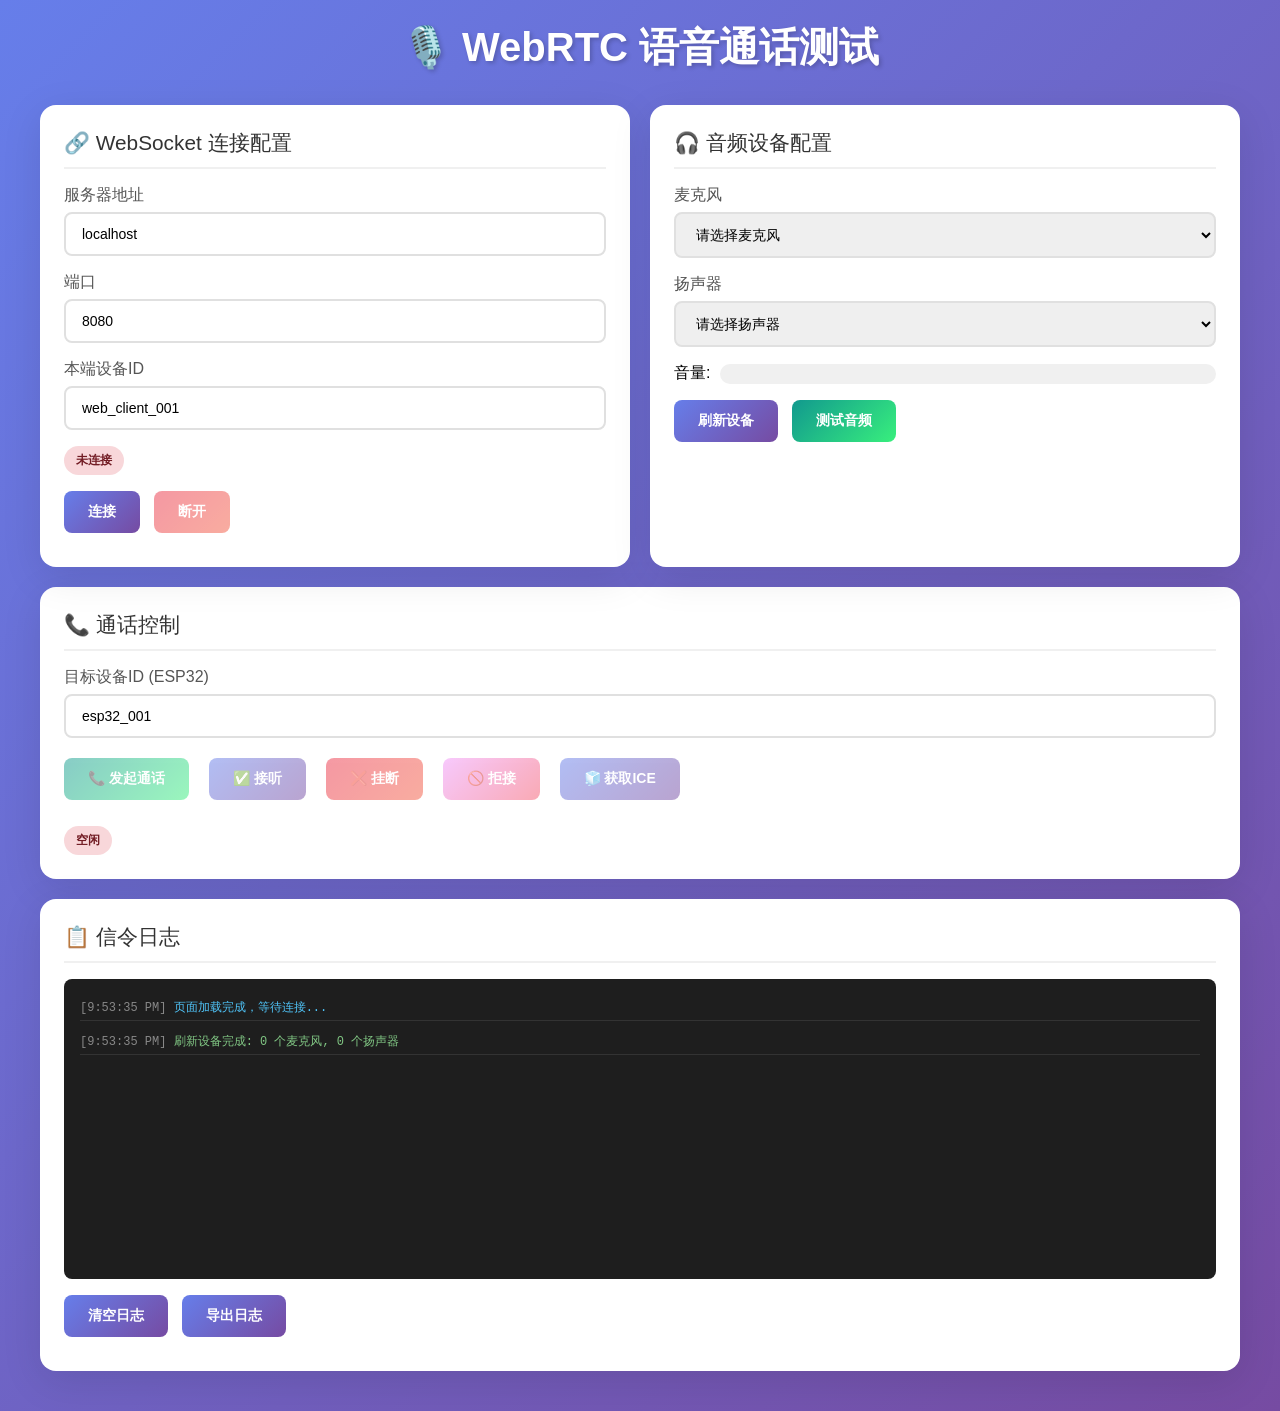
<file: audio_server/target/classes/static/index.html>
<!DOCTYPE html>
<html lang="zh-CN">
<head>
    <meta charset="UTF-8">
    <meta name="viewport" content="width=device-width, initial-scale=1.0">
    <title>WebRTC 语音通话测试</title>
    <style>
        * {
            margin: 0;
            padding: 0;
            box-sizing: border-box;
        }

        body {
            font-family: -apple-system, BlinkMacSystemFont, 'Segoe UI', Roboto, 'Helvetica Neue', Arial, sans-serif;
            background: linear-gradient(135deg, #667eea 0%, #764ba2 100%);
            min-height: 100vh;
            padding: 20px;
        }

        .container {
            max-width: 1200px;
            margin: 0 auto;
        }

        h1 {
            text-align: center;
            color: white;
            margin-bottom: 30px;
            font-size: 2.5em;
            text-shadow: 2px 2px 4px rgba(0,0,0,0.2);
        }

        .card {
            background: white;
            border-radius: 16px;
            padding: 24px;
            margin-bottom: 20px;
            box-shadow: 0 10px 40px rgba(0,0,0,0.1);
        }

        .card-title {
            font-size: 1.3em;
            color: #333;
            margin-bottom: 16px;
            padding-bottom: 10px;
            border-bottom: 2px solid #f0f0f0;
        }

        .form-group {
            margin-bottom: 16px;
        }

        label {
            display: block;
            margin-bottom: 6px;
            color: #555;
            font-weight: 500;
        }

        input[type="text"],
        input[type="number"],
        select {
            width: 100%;
            padding: 12px 16px;
            border: 2px solid #e0e0e0;
            border-radius: 8px;
            font-size: 14px;
            transition: border-color 0.3s;
        }

        input[type="text"]:focus,
        input[type="number"]:focus,
        select:focus {
            outline: none;
            border-color: #667eea;
        }

        .btn {
            padding: 12px 24px;
            border: none;
            border-radius: 8px;
            font-size: 14px;
            font-weight: 600;
            cursor: pointer;
            transition: all 0.3s;
            margin-right: 10px;
            margin-bottom: 10px;
        }

        .btn-primary {
            background: linear-gradient(135deg, #667eea 0%, #764ba2 100%);
            color: white;
        }

        .btn-primary:hover {
            transform: translateY(-2px);
            box-shadow: 0 5px 20px rgba(102, 126, 234, 0.4);
        }

        .btn-success {
            background: linear-gradient(135deg, #11998e 0%, #38ef7d 100%);
            color: white;
        }

        .btn-danger {
            background: linear-gradient(135deg, #eb3349 0%, #f45c43 100%);
            color: white;
        }

        .btn-warning {
            background: linear-gradient(135deg, #f093fb 0%, #f5576c 100%);
            color: white;
        }

        .btn:disabled {
            opacity: 0.5;
            cursor: not-allowed;
            transform: none !important;
        }

        .status {
            display: inline-block;
            padding: 6px 12px;
            border-radius: 20px;
            font-size: 12px;
            font-weight: 600;
        }

        .status-connected {
            background: #d4edda;
            color: #155724;
        }

        .status-disconnected {
            background: #f8d7da;
            color: #721c24;
        }

        .status-connecting {
            background: #fff3cd;
            color: #856404;
        }

        .status-calling {
            background: #cce5ff;
            color: #004085;
        }

        .log-container {
            background: #1e1e1e;
            border-radius: 8px;
            padding: 16px;
            height: 300px;
            overflow-y: auto;
            font-family: 'Consolas', 'Monaco', monospace;
            font-size: 12px;
        }

        .log-entry {
            margin-bottom: 8px;
            padding: 4px 0;
            border-bottom: 1px solid #333;
        }

        .log-time {
            color: #888;
        }

        .log-info {
            color: #4fc3f7;
        }

        .log-success {
            color: #81c784;
        }

        .log-error {
            color: #e57373;
        }

        .log-warn {
            color: #ffb74d;
        }

        .log-signal {
            color: #ce93d8;
        }

        .grid {
            display: grid;
            grid-template-columns: repeat(auto-fit, minmax(300px, 1fr));
            gap: 20px;
        }

        .audio-controls {
            display: flex;
            align-items: center;
            gap: 10px;
            margin-top: 10px;
        }

        .audio-meter {
            flex: 1;
            height: 20px;
            background: #f0f0f0;
            border-radius: 10px;
            overflow: hidden;
        }

        .audio-meter-fill {
            height: 100%;
            background: linear-gradient(90deg, #4caf50, #ff9800, #f44336);
            width: 0%;
            transition: width 0.1s;
        }

        .call-controls {
            display: flex;
            flex-wrap: wrap;
            gap: 10px;
            margin-top: 20px;
        }

        @media (max-width: 768px) {
            h1 {
                font-size: 1.8em;
            }
            
            .grid {
                grid-template-columns: 1fr;
            }
        }
    </style>
</head>
<body>
    <div class="container">
        <h1>🎙️ WebRTC 语音通话测试</h1>
        
        <div class="grid">
            <!-- WebSocket 连接配置 -->
            <div class="card">
                <div class="card-title">🔗 WebSocket 连接配置</div>
                <div class="form-group">
                    <label>服务器地址</label>
                    <input type="text" id="wsHost" value="localhost" placeholder="服务器地址">
                </div>
                <div class="form-group">
                    <label>端口</label>
                    <input type="number" id="wsPort" value="8080" placeholder="端口号">
                </div>
                <div class="form-group">
                    <label>本端设备ID</label>
                    <input type="text" id="localDeviceId" value="web_client_001" placeholder="设备唯一标识">
                </div>
                <div>
                    <span id="connectionStatus" class="status status-disconnected">未连接</span>
                </div>
                <div style="margin-top: 16px;">
                    <button class="btn btn-primary" id="btnConnect" onclick="connectWebSocket()">连接</button>
                    <button class="btn btn-danger" id="btnDisconnect" onclick="disconnectWebSocket()" disabled>断开</button>
                </div>
            </div>

            <!-- 音频设备配置 -->
            <div class="card">
                <div class="card-title">🎧 音频设备配置</div>
                <div class="form-group">
                    <label>麦克风</label>
                    <select id="audioInputSelect">
                        <option value="">请选择麦克风</option>
                    </select>
                </div>
                <div class="form-group">
                    <label>扬声器</label>
                    <select id="audioOutputSelect">
                        <option value="">请选择扬声器</option>
                    </select>
                </div>
                <div class="audio-controls">
                    <span>音量:</span>
                    <div class="audio-meter">
                        <div class="audio-meter-fill" id="audioMeterFill"></div>
                    </div>
                </div>
                <div style="margin-top: 16px;">
                    <button class="btn btn-primary" onclick="refreshDevices()">刷新设备</button>
                    <button class="btn btn-success" onclick="testAudio()">测试音频</button>
                </div>
            </div>
        </div>

        <!-- 通话控制 -->
        <div class="card">
            <div class="card-title">📞 通话控制</div>
            <div class="form-group">
                <label>目标设备ID (ESP32)</label>
                <input type="text" id="targetDeviceId" value="esp32_001" placeholder="目标设备ID">
            </div>
            <div class="call-controls">
                <button class="btn btn-success" id="btnCall" onclick="startCall()" disabled>📞 发起通话</button>
                <button class="btn btn-primary" id="btnAnswer" onclick="answerCall()" disabled>✅ 接听</button>
                <button class="btn btn-danger" id="btnHangup" onclick="hangupCall()" disabled>❌ 挂断</button>
                <button class="btn btn-warning" id="btnReject" onclick="rejectCall()" disabled>🚫 拒接</button>
                <button class="btn btn-primary" id="btnRequestIce" onclick="requestIceServers()" disabled>🧊 获取ICE</button>
            </div>
            <div style="margin-top: 16px;">
                <span id="callStatus" class="status status-disconnected">空闲</span>
            </div>
        </div>

        <!-- 信令日志 -->
        <div class="card">
            <div class="card-title">📋 信令日志</div>
            <div class="log-container" id="logContainer"></div>
            <div style="margin-top: 16px;">
                <button class="btn btn-primary" onclick="clearLogs()">清空日志</button>
                <button class="btn btn-primary" onclick="exportLogs()">导出日志</button>
            </div>
        </div>
    </div>

    <script>
        // ==================== 全局变量 ====================
        let ws = null;
        let pc = null;
        let localStream = null;
        let remoteStream = null;
        let currentCallState = 'idle'; // idle, calling, ringing, connected
        let incomingOffer = null;
        let audioContext = null;
        let analyser = null;
        let dataArray = null;
        let animationId = null;

        // ==================== WebSocket 连接 ====================
        function connectWebSocket() {
            const host = document.getElementById('wsHost').value;
            const port = document.getElementById('wsPort').value;
            const wsUrl = `ws://${host}:${port}/signaling`;

            updateConnectionStatus('connecting');
            log('info', `正在连接 WebSocket: ${wsUrl}`);

            ws = new WebSocket(wsUrl);

            ws.onopen = () => {
                updateConnectionStatus('connected');
                log('success', 'WebSocket 连接成功');
                
                // 注册设备
                const deviceId = document.getElementById('localDeviceId').value;
                sendSignaling({
                    type: 'register',
                    from: deviceId,
                    timestamp: Math.floor(Date.now() / 1000)
                });

                enableCallControls(true);
            };

            ws.onmessage = (event) => {
                handleSignalingMessage(JSON.parse(event.data));
            };

            ws.onclose = () => {
                updateConnectionStatus('disconnected');
                log('warn', 'WebSocket 连接已关闭');
                enableCallControls(false);
                resetCallState();
            };

            ws.onerror = (error) => {
                log('error', 'WebSocket 错误: ' + error);
            };
        }

        function disconnectWebSocket() {
            if (ws) {
                ws.close();
                ws = null;
            }
        }

        function sendSignaling(message) {
            if (ws && ws.readyState === WebSocket.OPEN) {
                ws.send(JSON.stringify(message));
                log('signal', `发送信令 [${message.type}]: ${JSON.stringify(message)}`);
            } else {
                log('error', 'WebSocket 未连接，无法发送信令');
            }
        }

        // ==================== 信令处理 ====================
        function handleSignalingMessage(message) {
            log('signal', `收到信令 [${message.type}]: ${JSON.stringify(message)}`);

            switch (message.type) {
                case 'connected':
                    log('success', '服务器连接确认');
                    break;

                case 'register_response':
                    log('success', '设备注册成功: ' + message.data);
                    break;

                case 'ice_response':
                    handleIceResponse(message);
                    break;

                case 'offer':
                    handleIncomingOffer(message);
                    break;

                case 'answer':
                    handleAnswer(message);
                    break;

                case 'candidate':
                    handleCandidate(message);
                    break;

                case 'bye':
                    handleBye(message);
                    break;

                case 'reject':
                    handleReject(message);
                    break;

                case 'timeout':
                    handleTimeout(message);
                    break;

                case 'error':
                    log('error', '服务器错误: ' + message.data);
                    break;

                default:
                    log('warn', '未知信令类型: ' + message.type);
            }
        }

        // ==================== WebRTC 通话 ====================
        async function startCall() {
            const targetId = document.getElementById('targetDeviceId').value;
            if (!targetId) {
                alert('请输入目标设备ID');
                return;
            }

            try {
                await initLocalStream();
                await createPeerConnection();

                const offer = await pc.createOffer();
                await pc.setLocalDescription(offer);

                sendSignaling({
                    type: 'offer',
                    target: targetId,
                    from: document.getElementById('localDeviceId').value,
                    timestamp: Math.floor(Date.now() / 1000),
                    sdp: offer.sdp
                });

                updateCallStatus('calling', '呼叫中...');
                document.getElementById('btnHangup').disabled = false;
                document.getElementById('btnCall').disabled = true;

            } catch (error) {
                log('error', '发起通话失败: ' + error);
            }
        }

        async function answerCall() {
            if (!incomingOffer) {
                log('error', '没有待处理的呼叫');
                return;
            }

            try {
                await initLocalStream();
                await createPeerConnection();

                await pc.setRemoteDescription(new RTCSessionDescription({
                    type: 'offer',
                    sdp: incomingOffer.sdp
                }));

                const answer = await pc.createAnswer();
                await pc.setLocalDescription(answer);

                sendSignaling({
                    type: 'answer',
                    target: incomingOffer.from,
                    from: document.getElementById('localDeviceId').value,
                    timestamp: Math.floor(Date.now() / 1000),
                    sdp: answer.sdp
                });

                updateCallStatus('connected', '通话中');
                document.getElementById('btnAnswer').disabled = true;
                document.getElementById('btnReject').disabled = true;
                document.getElementById('btnHangup').disabled = false;

                incomingOffer = null;

            } catch (error) {
                log('error', '接听失败: ' + error);
            }
        }

        function rejectCall() {
            if (incomingOffer) {
                sendSignaling({
                    type: 'reject',
                    target: incomingOffer.from,
                    from: document.getElementById('localDeviceId').value,
                    timestamp: Math.floor(Date.now() / 1000)
                });
                incomingOffer = null;
            }
            resetCallState();
        }

        function hangupCall() {
            const targetId = document.getElementById('targetDeviceId').value;
            
            sendSignaling({
                type: 'bye',
                target: targetId,
                from: document.getElementById('localDeviceId').value,
                timestamp: Math.floor(Date.now() / 1000)
            });

            closeCall();
        }

        function closeCall() {
            if (pc) {
                pc.close();
                pc = null;
            }
            if (localStream) {
                localStream.getTracks().forEach(track => track.stop());
                localStream = null;
            }
            if (audioContext) {
                audioContext.close();
                audioContext = null;
            }
            if (animationId) {
                cancelAnimationFrame(animationId);
                animationId = null;
            }
            resetCallState();
            log('info', '通话已结束');
        }

        // ==================== WebRTC 处理 ====================
        async function initLocalStream() {
            try {
                const constraints = {
                    audio: {
                        echoCancellation: true,
                        noiseSuppression: true,
                        sampleRate: 48000
                    },
                    video: false
                };

                localStream = await navigator.mediaDevices.getUserMedia(constraints);
                
                // 初始化音频分析
                initAudioMeter();
                
                log('success', '本地音频流获取成功');
            } catch (error) {
                log('error', '获取本地音频流失败: ' + error);
                throw error;
            }
        }

        function initAudioMeter() {
            audioContext = new (window.AudioContext || window.webkitAudioContext)();
            analyser = audioContext.createAnalyser();
            analyser.fftSize = 256;
            
            const source = audioContext.createMediaStreamSource(localStream);
            source.connect(analyser);
            
            dataArray = new Uint8Array(analyser.frequencyBinCount);
            updateAudioMeter();
        }

        function updateAudioMeter() {
            if (!analyser) return;
            
            analyser.getByteFrequencyData(dataArray);
            const average = dataArray.reduce((a, b) => a + b) / dataArray.length;
            const percentage = (average / 255) * 100;
            
            document.getElementById('audioMeterFill').style.width = percentage + '%';
            
            animationId = requestAnimationFrame(updateAudioMeter);
        }

        async function createPeerConnection() {
            const configuration = {
                iceServers: [
                    { urls: 'stun:stun.l.google.com:19302' },
                    { urls: 'stun:stun1.l.google.com:19302' }
                ]
            };

            pc = new RTCPeerConnection(configuration);

            // 添加本地流
            localStream.getTracks().forEach(track => {
                pc.addTrack(track, localStream);
            });

            // 监听远程流
            pc.ontrack = (event) => {
                remoteStream = event.streams[0];
                const audioElement = new Audio();
                audioElement.srcObject = remoteStream;
                audioElement.play();
                log('success', '收到远程音频流');
            };

            // 监听 ICE 候选
            pc.onicecandidate = (event) => {
                if (event.candidate) {
                    const targetId = document.getElementById('targetDeviceId').value;
                    sendSignaling({
                        type: 'candidate',
                        target: targetId,
                        from: document.getElementById('localDeviceId').value,
                        timestamp: Math.floor(Date.now() / 1000),
                        candidate: event.candidate.candidate
                    });
                }
            };

            pc.onconnectionstatechange = () => {
                log('info', '连接状态: ' + pc.connectionState);
                if (pc.connectionState === 'connected') {
                    updateCallStatus('connected', '通话中');
                } else if (pc.connectionState === 'disconnected' || pc.connectionState === 'failed') {
                    closeCall();
                }
            };
        }

        function handleIncomingOffer(message) {
            incomingOffer = message;
            updateCallStatus('ringing', '收到来电 from ' + message.from);
            document.getElementById('btnAnswer').disabled = false;
            document.getElementById('btnReject').disabled = false;
            
            // 播放来电铃声
            playRingtone();
        }

        async function handleAnswer(message) {
            try {
                await pc.setRemoteDescription(new RTCSessionDescription({
                    type: 'answer',
                    sdp: message.sdp
                }));
                updateCallStatus('connected', '通话中');
                document.getElementById('btnHangup').disabled = false;
            } catch (error) {
                log('error', '处理 answer 失败: ' + error);
            }
        }

        async function handleCandidate(message) {
            try {
                if (pc) {
                    await pc.addIceCandidate(new RTCIceCandidate({
                        candidate: message.candidate
                    }));
                    log('info', '添加 ICE 候选成功');
                }
            } catch (error) {
                log('error', '添加 ICE 候选失败: ' + error);
            }
        }

        function handleBye(message) {
            log('info', '对方挂断通话');
            closeCall();
        }

        function handleReject(message) {
            log('warn', '对方拒接通话');
            closeCall();
        }

        function handleTimeout(message) {
            log('info', '收到来电请求');
            updateCallStatus('incoming', '有来电...');
            document.getElementById('btnAnswer').disabled = false;
            document.getElementById('btnHangup').disabled = false;
            document.getElementById('btnCall').disabled = true;
        }

        function handleIceResponse(message) {
            log('success', '收到 ICE 服务器配置: ' + JSON.stringify(message.iceServers));
        }

        function requestIceServers() {
            sendSignaling({
                type: 'ice_request',
                timestamp: Math.floor(Date.now() / 1000)
            });
        }

        // ==================== 音频设备 ====================
        async function refreshDevices() {
            try {
                const devices = await navigator.mediaDevices.enumerateDevices();
                
                const audioInputs = devices.filter(d => d.kind === 'audioinput');
                const audioOutputs = devices.filter(d => d.kind === 'audiooutput');

                const inputSelect = document.getElementById('audioInputSelect');
                const outputSelect = document.getElementById('audioOutputSelect');

                inputSelect.innerHTML = '<option value="">请选择麦克风</option>';
                outputSelect.innerHTML = '<option value="">请选择扬声器</option>';

                audioInputs.forEach((device, index) => {
                    const option = document.createElement('option');
                    option.value = device.deviceId;
                    option.text = device.label || `麦克风 ${index + 1}`;
                    inputSelect.appendChild(option);
                });

                audioOutputs.forEach((device, index) => {
                    const option = document.createElement('option');
                    option.value = device.deviceId;
                    option.text = device.label || `扬声器 ${index + 1}`;
                    outputSelect.appendChild(option);
                });

                log('success', `刷新设备完成: ${audioInputs.length} 个麦克风, ${audioOutputs.length} 个扬声器`);
            } catch (error) {
                log('error', '刷新设备失败: ' + error);
            }
        }

        function testAudio() {
            // 简单的音频测试 - 播放一个提示音
            const audioContext = new (window.AudioContext || window.webkitAudioContext)();
            const oscillator = audioContext.createOscillator();
            const gainNode = audioContext.createGain();
            
            oscillator.connect(gainNode);
            gainNode.connect(audioContext.destination);
            
            oscillator.frequency.value = 440;
            gainNode.gain.value = 0.1;
            
            oscillator.start();
            oscillator.stop(audioContext.currentTime + 0.5);
            
            log('info', '音频测试: 播放 440Hz 测试音');
        }

        function playRingtone() {
            // 简单的铃声
            const audioContext = new (window.AudioContext || window.webkitAudioContext)();
            const oscillator = audioContext.createOscillator();
            const gainNode = audioContext.createGain();
            
            oscillator.connect(gainNode);
            gainNode.connect(audioContext.destination);
            
            oscillator.frequency.value = 800;
            gainNode.gain.value = 0.1;
            
            oscillator.start();
            oscillator.stop(audioContext.currentTime + 0.2);
            
            setTimeout(() => {
                const osc2 = audioContext.createOscillator();
                const gain2 = audioContext.createGain();
                osc2.connect(gain2);
                gain2.connect(audioContext.destination);
                osc2.frequency.value = 600;
                gain2.gain.value = 0.1;
                osc2.start();
                osc2.stop(audioContext.currentTime + 0.2);
            }, 250);
        }

        // ==================== UI 辅助函数 ====================
        function updateConnectionStatus(status) {
            const statusEl = document.getElementById('connectionStatus');
            const btnConnect = document.getElementById('btnConnect');
            const btnDisconnect = document.getElementById('btnDisconnect');

            switch (status) {
                case 'connected':
                    statusEl.textContent = '已连接';
                    statusEl.className = 'status status-connected';
                    btnConnect.disabled = true;
                    btnDisconnect.disabled = false;
                    break;
                case 'connecting':
                    statusEl.textContent = '连接中...';
                    statusEl.className = 'status status-connecting';
                    btnConnect.disabled = true;
                    break;
                case 'disconnected':
                    statusEl.textContent = '未连接';
                    statusEl.className = 'status status-disconnected';
                    btnConnect.disabled = false;
                    btnDisconnect.disabled = true;
                    break;
            }
        }

        function updateCallStatus(state, text) {
            currentCallState = state;
            const statusEl = document.getElementById('callStatus');
            statusEl.textContent = text;
            
            statusEl.className = 'status';
            switch (state) {
                case 'idle':
                    statusEl.classList.add('status-disconnected');
                    break;
                case 'calling':
                case 'ringing':
                    statusEl.classList.add('status-calling');
                    break;
                case 'connected':
                    statusEl.classList.add('status-connected');
                    break;
            }
        }

        function enableCallControls(enabled) {
            document.getElementById('btnCall').disabled = !enabled;
            document.getElementById('btnRequestIce').disabled = !enabled;
        }

        function resetCallState() {
            updateCallStatus('idle', '空闲');
            document.getElementById('btnCall').disabled = false;
            document.getElementById('btnAnswer').disabled = true;
            document.getElementById('btnReject').disabled = true;
            document.getElementById('btnHangup').disabled = true;
            incomingOffer = null;
        }

        function log(level, message) {
            const container = document.getElementById('logContainer');
            const time = new Date().toLocaleTimeString();
            const entry = document.createElement('div');
            entry.className = 'log-entry';
            entry.innerHTML = `<span class="log-time">[${time}]</span> <span class="log-${level}">${message}</span>`;
            container.appendChild(entry);
            container.scrollTop = container.scrollHeight;
        }

        function clearLogs() {
            document.getElementById('logContainer').innerHTML = '';
        }

        function exportLogs() {
            const container = document.getElementById('logContainer');
            const logs = container.innerText;
            const blob = new Blob([logs], { type: 'text/plain' });
            const url = URL.createObjectURL(blob);
            const a = document.createElement('a');
            a.href = url;
            a.download = `webrtc_logs_${new Date().toISOString().slice(0,10)}.txt`;
            a.click();
            URL.revokeObjectURL(url);
        }

        // ==================== 本地存储 ====================
        function saveToLocalStorage() {
            const config = {
                wsHost: document.getElementById('wsHost').value,
                wsPort: document.getElementById('wsPort').value,
                localDeviceId: document.getElementById('localDeviceId').value,
                targetDeviceId: document.getElementById('targetDeviceId').value
            };
            localStorage.setItem('webrtcConfig', JSON.stringify(config));
        }

        function loadFromLocalStorage() {
            const saved = localStorage.getItem('webrtcConfig');
            if (saved) {
                try {
                    const config = JSON.parse(saved);
                    if (config.wsHost) document.getElementById('wsHost').value = config.wsHost;
                    if (config.wsPort) document.getElementById('wsPort').value = config.wsPort;
                    if (config.localDeviceId) document.getElementById('localDeviceId').value = config.localDeviceId;
                    if (config.targetDeviceId) document.getElementById('targetDeviceId').value = config.targetDeviceId;
                    log('info', '已加载保存的配置');
                } catch (e) {
                    log('error', '加载配置失败: ' + e);
                }
            }
        }

        // 监听输入变化自动保存
        function setupAutoSave() {
            const fields = ['wsHost', 'wsPort', 'localDeviceId', 'targetDeviceId'];
            fields.forEach(id => {
                const element = document.getElementById(id);
                if (element) {
                    element.addEventListener('change', saveToLocalStorage);
                    element.addEventListener('blur', saveToLocalStorage);
                }
            });
        }

        // ==================== 初始化 ====================
        window.onload = () => {
            loadFromLocalStorage();
            setupAutoSave();
            refreshDevices();
            log('info', '页面加载完成，等待连接...');
        };

        // 页面关闭时清理资源
        window.onbeforeunload = () => {
            closeCall();
            disconnectWebSocket();
        };
    </script>
</body>
</html>
</file>
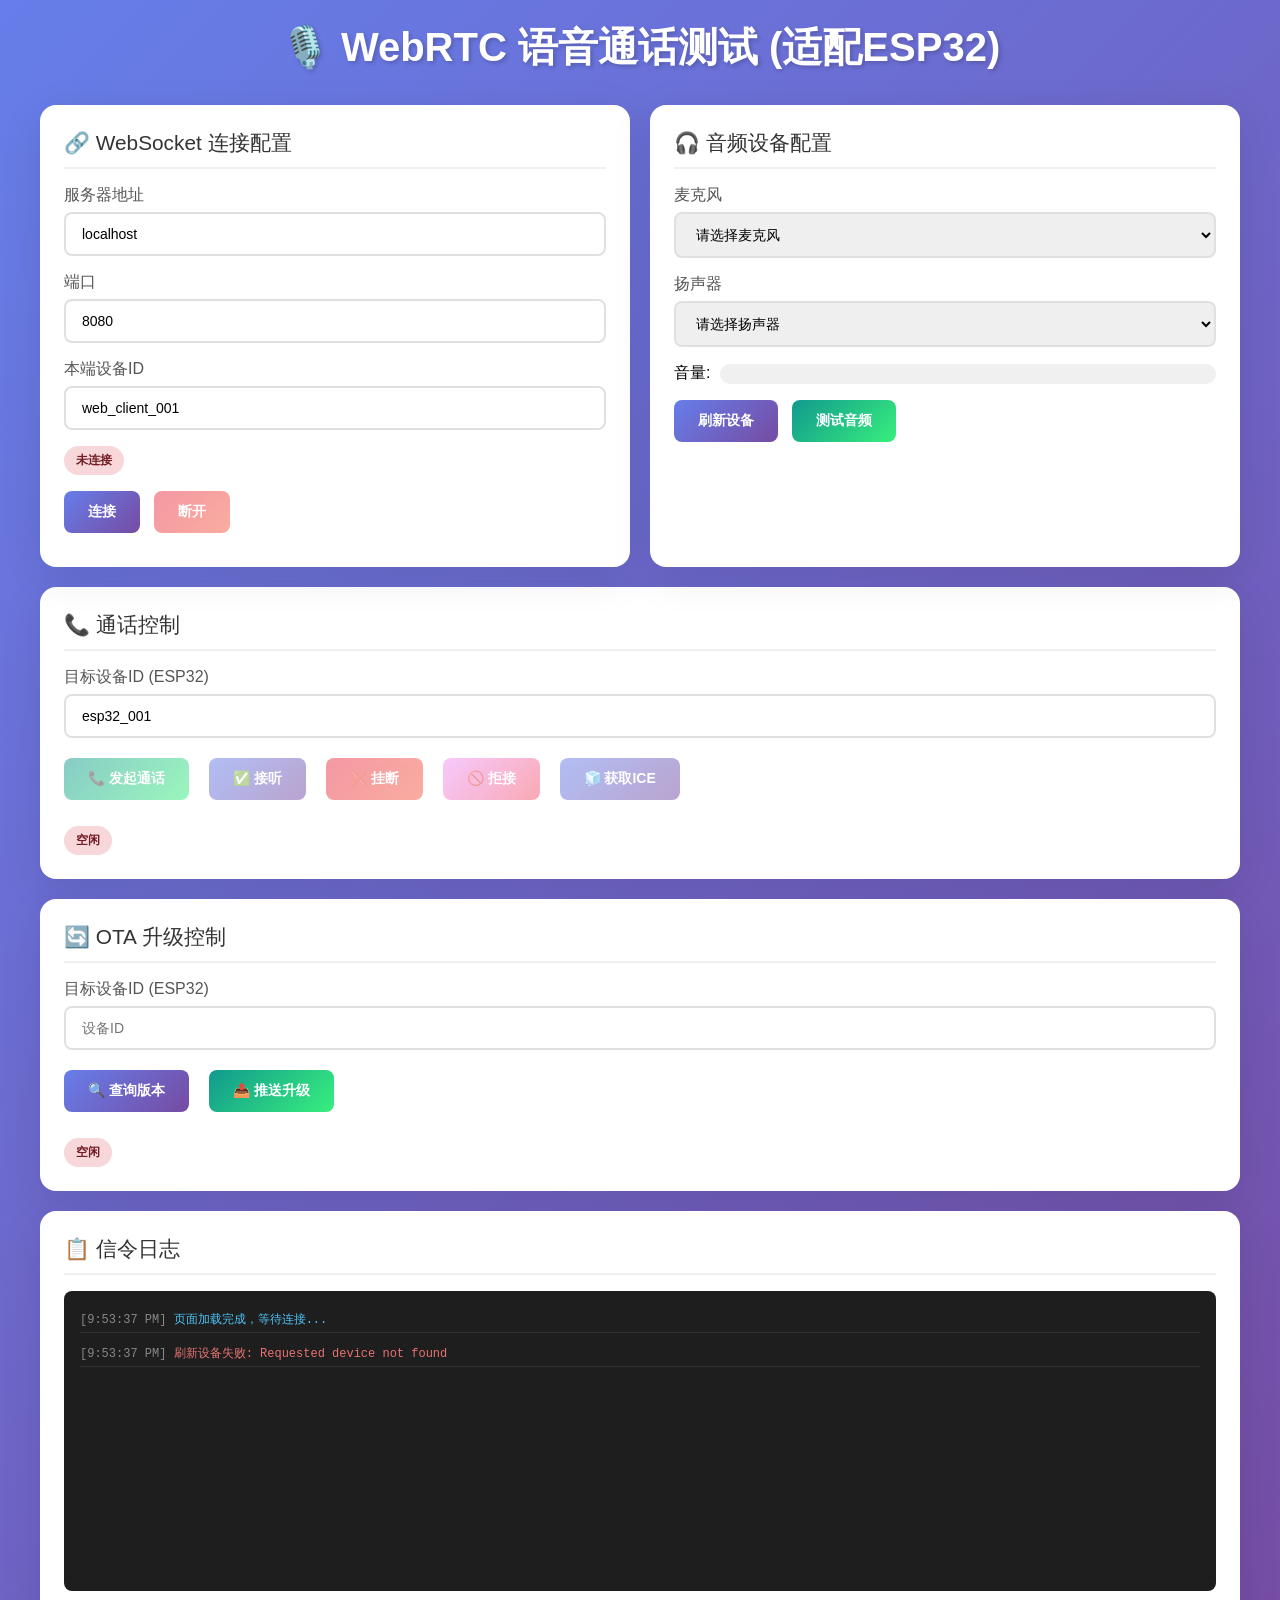
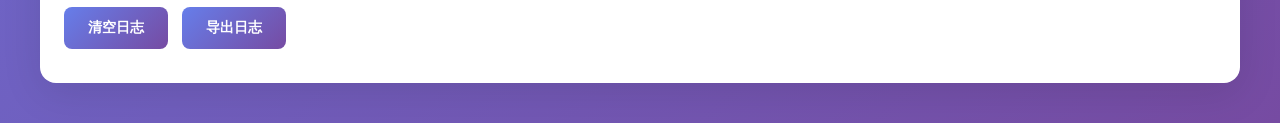
<file: audio_server/target/classes/static/index2.html>
<!DOCTYPE html>
<html lang="zh-CN">
<head>
  <meta charset="UTF-8">
  <meta name="viewport" content="width=device-width, initial-scale=1.0">
  <title>WebRTC 语音通话测试 (适配ESP32)</title>
  <link rel="stylesheet" href="./index.css">
</head>
<body>
<div class="container">
  <h1>🎙️ WebRTC 语音通话测试 (适配ESP32)</h1>

  <div class="grid">
    <!-- WebSocket 连接配置 -->
    <div class="card">
      <div class="card-title">🔗 WebSocket 连接配置</div>
      <div class="form-group">
        <label>服务器地址</label>
        <input type="text" id="wsHost" value="localhost" placeholder="服务器地址">
      </div>
      <div class="form-group">
        <label>端口</label>
        <input type="number" id="wsPort" value="8080" placeholder="端口号">
      </div>
      <div class="form-group">
        <label>本端设备ID</label>
        <input type="text" id="localDeviceId" value="web_client_001" placeholder="设备唯一标识">
      </div>
      <div>
        <span id="connectionStatus" class="status status-disconnected">未连接</span>
      </div>
      <div style="margin-top: 16px;">
        <button class="btn btn-primary" id="btnConnect" onclick="connectWebSocket()">连接</button>
        <button class="btn btn-danger" id="btnDisconnect" onclick="disconnectWebSocket()" disabled>断开</button>
      </div>
    </div>

    <!-- 音频设备配置 -->
    <div class="card">
      <div class="card-title">🎧 音频设备配置</div>
      <div class="form-group">
        <label>麦克风</label>
        <select id="audioInputSelect">
          <option value="">请选择麦克风</option>
        </select>
      </div>
      <div class="form-group">
        <label>扬声器</label>
        <select id="audioOutputSelect">
          <option value="">请选择扬声器</option>
        </select>
      </div>
      <div class="audio-controls">
        <span>音量:</span>
        <div class="audio-meter">
          <div class="audio-meter-fill" id="audioMeterFill"></div>
        </div>
      </div>
      <div style="margin-top: 16px;">
        <button class="btn btn-primary" onclick="refreshDevices()">刷新设备</button>
        <button class="btn btn-success" onclick="testAudio()">测试音频</button>
      </div>
    </div>
  </div>

  <!-- 通话控制 -->
  <div class="card">
    <div class="card-title">📞 通话控制</div>
    <div class="form-group">
      <label>目标设备ID (ESP32)</label>
      <input type="text" id="targetDeviceId" value="esp32_001" placeholder="目标设备ID">
    </div>
    <div class="call-controls">
      <button class="btn btn-success" id="btnCall" onclick="startCall()" disabled>📞 发起通话</button>
      <button class="btn btn-primary" id="btnAnswer" onclick="answerRing()" disabled>✅ 接听</button>
      <button class="btn btn-danger" id="btnHangup" onclick="hangupCall()" disabled>❌ 挂断</button>
      <button class="btn btn-warning" id="btnReject" onclick="rejectRing()" disabled>🚫 拒接</button>
      <button class="btn btn-primary" id="btnRequestIce" onclick="requestIceServers()" disabled>🧊 获取ICE</button>
    </div>
    <div style="margin-top: 16px;">
      <span id="callStatus" class="status status-disconnected">空闲</span>
    </div>
  </div>

  <!-- OTA 升级控制 -->
  <div class="card">
    <div class="card-title">🔄 OTA 升级控制</div>
    <div class="form-group">
      <label>目标设备ID (ESP32)</label>
      <input type="text" id="otaDeviceId" placeholder="设备ID">
    </div>
    <div class="call-controls">
      <button class="btn btn-primary" id="btnQueryVersion" onclick="queryVersion()">🔍 查询版本</button>
      <button class="btn btn-success" id="btnPushOta" onclick="pushOta()">📤 推送升级</button>
    </div>
    <div style="margin-top: 16px;">
      <span id="otaStatus" class="status status-disconnected">空闲</span>
    </div>
  </div>

  <!-- 信令日志 -->
  <div class="card">
    <div class="card-title">📋 信令日志</div>
    <div class="log-container" id="logContainer"></div>
    <div style="margin-top: 16px;">
      <button class="btn btn-primary" onclick="clearLogs()">清空日志</button>
      <button class="btn btn-primary" onclick="exportLogs()">导出日志</button>
    </div>
  </div>
</div>

<script>
  // ==================== 全局变量 ====================
  let ws = null;
  let pc = null;
  let localStream = null;
  let remoteStream = null;
  let currentCallState = 'idle'; // idle, calling, ringing, connected
  let incomingOffer = null;
  let pendingCallerId = null; // 存储振铃阶段的来电方ID（无offer）
  let audioContext = null;
  let analyser = null;
  let dataArray = null;
  let animationId = null;

  // ==================== WebSocket 连接 ====================
  function connectWebSocket() {
    const host = document.getElementById('wsHost').value;
    const port = document.getElementById('wsPort').value;
    const wsUrl = `ws://${host}:${port}/signaling`;

    updateConnectionStatus('connecting');
    log('info', `正在连接 WebSocket: ${wsUrl}`);

    ws = new WebSocket(wsUrl);

    ws.onopen = () => {
      updateConnectionStatus('connected');
      log('success', 'WebSocket 连接成功');

      // 注册设备
      const deviceId = document.getElementById('localDeviceId').value;
      sendSignaling({
        type: 'register',
        from: deviceId,
        timestamp: Math.floor(Date.now() / 1000)
      });

      enableCallControls(true);
    };

    ws.onmessage = (event) => {
      try {
        const message = JSON.parse(event.data);
        handleSignalingMessage(message);
      } catch (e) {
        log('error', '解析信令失败: ' + e.message + ' 原始数据: ' + event.data);
      }
    };

    ws.onclose = () => {
      updateConnectionStatus('disconnected');
      log('warn', 'WebSocket 连接已关闭');
      enableCallControls(false);
      resetCallState();
    };

    ws.onerror = (error) => {
      log('error', 'WebSocket 错误: ' + error);
    };
  }

  function disconnectWebSocket() {
    if (ws) {
      ws.close();
      ws = null;
    }
  }

  // ==================== 核心：适配ESP32信令格式 ====================
  function sendSignaling(message) {
    if (ws && ws.readyState === WebSocket.OPEN) {
      // 适配ESP32的信令格式 - 确保包含from、timestamp等必填字段
      const esp32Msg = {
        type: message.type,
        from: message.from || document.getElementById('localDeviceId').value,
        timestamp: message.timestamp || Math.floor(Date.now() / 1000),
        target: message.target || document.getElementById('targetDeviceId').value,
        valid: true // ESP32要求的valid字段
      };

      // 根据消息类型添加对应字段
      if (message.sdp) esp32Msg.data = message.sdp; // ESP32使用data字段传输SDP
      if (message.candidate) esp32Msg.candidate = message.candidate;
      if (message.data) esp32Msg.data = message.data;

      ws.send(JSON.stringify(esp32Msg));
      log('signal', `发送信令 [${esp32Msg.type}]: ${JSON.stringify(esp32Msg)}`);
    } else {
      log('error', 'WebSocket 未连接，无法发送信令');
    }
  }

  // ==================== 信令处理 (适配ESP32逻辑) ====================
  function handleSignalingMessage(message) {
    log('signal', `收到信令 [${message.type}]: ${JSON.stringify(message)}`);

    switch (message.type) {
      case 'connected':
        log('success', '服务器连接确认');
        break;

      case 'register_response':
        log('success', '设备注册成功: ' + (message.data || '无数据'));
        break;

      case 'ice_response':
        handleIceResponse(message);
        break;

      case 'ring':
        // 处理ESP32的振铃信令（无offer）
        handleRing(message);
        break;

      case 'offer':
        // 处理ESP32后续发送的offer信令（关键修复：读取data字段作为SDP）
        handleIncomingOffer(message);
        break;

      case 'answer':
        handleAnswer(message);
        break;

      case 'candidate':
        handleCandidate(message);
        break;

      case 'bye':
        handleBye(message);
        break;

      case 'customized':
        handleCustomized(message);
        break;

      case 'reject':
        handleReject(message);
        break;

      case 'timeout':
        handleTimeout(message);
        break;

      case 'error':
        log('error', '服务器错误: ' + (message.data || '无错误信息'));
        break;

      case 'version_report':
        handleVersionReport(message);
        break;

      default:
        log('warn', '未知信令类型: ' + message.type);
    }
  }

  // ==================== OTA 升级功能 ====================
  function queryVersion() {
    const deviceId = document.getElementById('otaDeviceId').value;
    if (!deviceId) {
      alert('请输入目标设备ID');
      return;
    }

    updateOtaStatus('querying', '正在查询版本...');
    log('info', `查询设备 ${deviceId} 的版本`);

    // 发送版本查询信令
    sendSignaling({
      type: 'version_query',
      target: deviceId,
      from: document.getElementById('localDeviceId').value,
      timestamp: Math.floor(Date.now() / 1000)
    });
  }

  function pushOta() {
    const deviceId = document.getElementById('otaDeviceId').value;

    if (!deviceId) {
      alert('请输入目标设备ID');
      return;
    }

    updateOtaStatus('pushing', '正在推送升级...');
    log('info', `推送 OTA 升级到设备 ${deviceId}:`);

    // 发送 OTA 升级信令
    sendSignaling({
      type: 'ota',
      target: deviceId,
      from: document.getElementById('localDeviceId').value,
      timestamp: Math.floor(Date.now() / 1000),
    });

    updateOtaStatus('success', '升级命令已发送');
  }

  function handleVersionReport(message) {
    const deviceId = message.device_id || message.from;
    const version = message.version;
    log('info', `收到设备 ${deviceId} 的版本报告: ${version}`);
    updateOtaStatus('success', `设备版本: ${version}`);
  }

  function updateOtaStatus(status, text) {
    const statusEl = document.getElementById('otaStatus');
    statusEl.textContent = text;
    statusEl.className = 'status';
    if (status === 'success') {
      statusEl.classList.add('status-connected');
    } else if (status === 'querying' || status === 'pushing') {
      statusEl.classList.add('status-connecting');
    } else {
      statusEl.classList.add('status-disconnected');
    }
  }

  // ==================== ESP32振铃处理 (仅回复customized信令) ====================
  function handleRing(message) {
    // 处理来自ESP32的振铃请求（仅振铃，无offer）
    pendingCallerId = message.from; // 保存来电方ID
    log('info', `收到来自 ${message.from} 的振铃请求（无offer）`);

    updateCallStatus('ringing', '收到来电 from ' + message.from);
    document.getElementById('btnAnswer').disabled = false;
    document.getElementById('btnReject').disabled = false;
    document.getElementById('btnCall').disabled = true;

    // 播放来电铃声
    playRingtone();
  }

  // 回复振铃：仅发送ACCEPT_CALL自定义信令
  function answerRing() {
    console.log('开始接听：建立通话并回复answer');

    // 需要有 incomingOffer 才能接听
    if (!incomingOffer) {
      log('error', '没有待处理的通话请求');
      return;
    }

    // 直接建立通话并发送 answer
    log('success', `开始建立通话，回复 answer 给 ${incomingOffer.from}`);
    updateCallStatus('calling', '正在接听...');

    // 建立通话（会自动发送 answer）
    processOfferAutomatically();

    // 禁用接听/拒接，保留挂断按钮
    document.getElementById('btnAnswer').disabled = true;
    document.getElementById('btnReject').disabled = true;
    document.getElementById('btnHangup').disabled = false;
  }

  // 拒接振铃：仅发送REJECT_CALL自定义信令
  function rejectRing() {
    console.log('拒绝接听');

    // 需要有 incomingOffer 才能拒接
    if (!incomingOffer) {
      log('error', '没有待处理的通话请求');
      return;
    }

    log('warn', `拒绝接听 ${incomingOffer.from}`);

    // 发送 reject 信令给 ESP32
    sendSignaling({
      type: 'reject',
      target: incomingOffer.from,
      from: document.getElementById('localDeviceId').value,
      timestamp: Math.floor(Date.now() / 1000)
    });

    // 重置状态
    incomingOffer = null;
    resetCallState();
  }

  // ==================== Offer处理 (关键修复：适配ESP32的data字段存储SDP) ====================
  function handleIncomingOffer(message) {
    // 验证offer是否来自之前振铃的设备
    if (pendingCallerId && message.from !== pendingCallerId) {
      log('warn', `收到未知设备 ${message.from} 的offer，忽略`);
      return;
    }

    log('info', `收到 ${message.from} 的offer信令，等待用户确认接听`);

    // 关键修复：ESP32的SDP放在data字段中，需要赋值给sdp属性
    incomingOffer = {
      from: message.from,
      sdp: message.data, // 读取data字段作为SDP内容
      target: message.target
    };

    // 启用页面上的接听/拒接按钮
    updateCallStatus('ringing', '收到来电 from ' + message.from);
    document.getElementById('btnAnswer').disabled = false;
    document.getElementById('btnReject').disabled = false;
    document.getElementById('btnCall').disabled = true;

    // 播放来电铃声
    playRingtone();
  }

  // 自动处理offer并建立WebRTC连接（添加详细错误处理）
  // ==================== 自动处理offer并建立WebRTC连接（修复SDP内嵌candidate） ====================
  async function processOfferAutomatically() {
    if (!incomingOffer) {
      log('error', '无待处理的offer');
      return;
    }

    try {
      log('info', '开始初始化本地音频流');
      // 1. 初始化本地音频流
      await initLocalStream();

      log('info', '开始创建PeerConnection');
      // 2. 创建PeerConnection
      await createPeerConnection();

      // 3. 设置远程SDP（关键：先设置SDP，再解析内嵌的candidate）
      log('info', '开始设置远程SDP');
      const remoteDesc = new RTCSessionDescription({
        type: 'offer',
        sdp: incomingOffer.sdp
      });

      await pc.setRemoteDescription(remoteDesc);
      log('success', '远程SDP设置成功');

      // 关键修复：解析SDP中内嵌的ICE候选并添加到PeerConnection
/*      log('info', '开始解析SDP中的内嵌ICE候选');
      const candidates = parseCandidatesFromSDP(incomingOffer.sdp);
      if (candidates.length > 0) {
        log('info', `找到 ${candidates.length} 个内嵌ICE候选`);
        for (const candidate of candidates) {
          try {
            await pc.addIceCandidate(candidate);
            log('success', `添加内嵌ICE候选成功: ${candidate.candidate.substring(0, 50)}...`);
          } catch (e) {
            log('warn', `添加内嵌ICE候选失败: ${e.message}`);
            log('error', `添加内嵌ICE候选失败: ${e.message}，候选: ${JSON.stringify(candidate)}`);
          }
        }
      } else {
        log('info', 'SDP中未找到内嵌ICE候选');
      }*/

      // 4. 创建并发送answer
      log('info', '开始创建answer SDP');
      const answer = await pc.createAnswer();
      await pc.setLocalDescription(answer);
      log('success', '本地answer SDP创建成功');

      // 发送answer信令给ESP32（关键：使用data字段传输SDP）
      sendSignaling({
        type: 'answer',
        target: incomingOffer.from,
        from: document.getElementById('localDeviceId').value,
        timestamp: Math.floor(Date.now() / 1000),
        sdp: answer.sdp // sendSignaling会自动转换为data字段
      });

      log('success', '已发送answer信令给ESP32，通话建立中');
      updateCallStatus('connected', '通话中');

      // 清空临时变量
      pendingCallerId = null;
      incomingOffer = null;

    } catch (error) {
      log('error', '处理offer失败: ' + error.message);
      console.error('Offer处理详细错误:', error);
      // 发送错误信令给ESP32
      sendSignaling({
        type: 'customized',
        target: incomingOffer?.from || pendingCallerId,
        data: `PROCESS_OFFER_ERROR: ${error.message}`,
        timestamp: Math.floor(Date.now() / 1000),
        from: document.getElementById('localDeviceId').value
      });
      pendingCallerId = null;
      incomingOffer = null;
      resetCallState();
    }
  }

  // ==================== 工具函数：从SDP中解析内嵌的ICE候选 ====================
  function parseCandidatesFromSDP(sdp) {
    const candidates = [];
    const lines = sdp.split('\r\n');
    let currentMid = null;
    let currentMLineIndex = -1;

    for (let i = 0; i < lines.length; i++) {
      const line = lines[i];
      if (line.startsWith('m=')) {
        currentMLineIndex++;          // 新媒体行，索引递增
        currentMid = null;            // 重置mid，等待随后的a=mid
      } else if (line.startsWith('a=mid:')) {
        currentMid = line.substring('a=mid:'.length);
      } else if (line.startsWith('a=candidate:')) {
        const candidateStr = line.substring('a=candidate:'.length);
        // 如果当前没有找到a=mid，尝试使用默认值（通常只有一个音频流时是'0'）
        const mid = currentMid || '0';
        const mlineIndex = currentMLineIndex >= 0 ? currentMLineIndex : 0;
        try {
          const candidate = new RTCIceCandidate({
            candidate: candidateStr,
            sdpMid: mid,
            sdpMLineIndex: mlineIndex
          });
          candidates.push(candidate);
          console.log('解析到候选:', candidate);
        } catch (e) {
          console.warn('构造候选失败:', e.message, '行:', line);
        }
      }
    }
    return candidates;
  }

  // ==================== 创建PeerConnection（优化ICE处理） ====================
  async function createPeerConnection() {
    try {
      const configuration = {
        iceServers: [
          { urls: 'turn:turn.vcall.75prc.cn:3478', username: "youkongcall", credential: "HJbnf23oNF23BgdlNM" }
        ],
      };

      log('info', '创建PeerConnection，配置: ' + JSON.stringify(configuration));
      pc = new RTCPeerConnection(configuration);

      // 添加本地流
      if (localStream) {
        localStream.getTracks().forEach(track => {
          pc.addTrack(track, localStream);
          log('info', '添加本地音频轨道到PeerConnection');
        });
      }

      // 监听远程流
      pc.ontrack = (event) => {
        log('info', '收到远程音频流');
        remoteStream = event.streams[0];
        const audioElement = new Audio();
        audioElement.srcObject = remoteStream;
        audioElement.play().catch(e => log('warn', '播放远程音频失败: ' + e.message));
        log('success', '远程音频流播放成功');
      };

      // 监听ICE候选（主要用于本地候选，ESP32的候选已从SDP解析）
      pc.onicecandidate = (event) => {
        if (event.candidate) {
          const targetId = pendingCallerId || document.getElementById('targetDeviceId').value;
          // 发送本地ICE候选给ESP32
          sendSignaling({
            type: 'candidate',
            target: targetId,
            from: document.getElementById('localDeviceId').value,
            timestamp: Math.floor(Date.now() / 1000),
            candidate: event.candidate.candidate
          });
          log('info', '发送本地ICE候选: ' + event.candidate.candidate.substring(0, 50) + '...');
        } else {
          log('info', '本地ICE候选收集完成');
        }
      };

      // 监听ICE连接状态
      pc.oniceconnectionstatechange = () => {
        log('info', 'ICE连接状态: ' + pc.iceConnectionState);
        // ICE连接成功的状态
        if (pc.iceConnectionState === 'connected' || pc.iceConnectionState === 'completed') {
          log('success', 'ICE连接成功');
        }
        // ICE连接失败的状态
        else if (pc.iceConnectionState === 'failed') {
          log('warn', 'ICE连接失败，尝试重新连接');
          // 可以在这里添加重连逻辑
        }
      };

      // 监听连接状态变化
      pc.onconnectionstatechange = () => {
        log('info', 'PeerConnection状态: ' + pc.connectionState);
        if (pc.connectionState === 'connected') {
          updateCallStatus('connected', '通话中');
        } else if (pc.connectionState === 'disconnected' || pc.connectionState === 'failed' || pc.connectionState === 'closed') {
          log('warn', 'PeerConnection断开: ' + pc.connectionState);
          closeCall();
        }
      };

      log('success', 'PeerConnection创建成功');
    } catch (error) {
      log('error', '创建PeerConnection失败: ' + error.message);
      throw error;
    }
  }

  // ==================== WebRTC 主动发起通话 ====================
  async function startCall() {
    const targetId = document.getElementById('targetDeviceId').value;
    if (!targetId) {
      alert('请输入目标设备ID');
      return;
    }

    try {
      await initLocalStream();
      await createPeerConnection();

      const offer = await pc.createOffer();
      await pc.setLocalDescription(offer);

      // 发送ESP32格式的offer信令（使用data字段传输SDP）
      sendSignaling({
        type: 'offer',
        target: targetId,
        from: document.getElementById('localDeviceId').value,
        timestamp: Math.floor(Date.now() / 1000),
        sdp: offer.sdp // sendSignaling会自动转换为data字段
      });

      updateCallStatus('calling', '呼叫中...');
      document.getElementById('btnHangup').disabled = false;
      document.getElementById('btnCall').disabled = true;

    } catch (error) {
      log('error', '发起通话失败: ' + error.message);
    }
  }

  // 挂断通话
  function hangupCall() {
    const targetId = pendingCallerId || document.getElementById('targetDeviceId').value;

    // 发送ESP32格式的bye信令
    sendSignaling({
      type: 'bye',
      target: targetId,
      from: document.getElementById('localDeviceId').value,
      timestamp: Math.floor(Date.now() / 1000)
    });

    closeCall();
  }

  // 关闭通话清理资源
  function closeCall() {
    if (pc) {
      pc.close();
      pc = null;
    }
    if (localStream) {
      localStream.getTracks().forEach(track => track.stop());
      localStream = null;
    }
    if (audioContext) {
      audioContext.close();
      audioContext = null;
    }
    if (animationId) {
      cancelAnimationFrame(animationId);
      animationId = null;
    }

    // 清空临时变量
    pendingCallerId = null;
    incomingOffer = null;

    resetCallState();
    log('info', '通话已结束');
  }

  // ==================== WebRTC 基础功能 (添加错误处理) ====================
  async function initLocalStream() {
    try {
      // 请求音频权限
      const constraints = {
        audio: {
          echoCancellation: true,
          noiseSuppression: true,
          sampleRate: 48000
        },
        video: false
      };

      log('info', '请求本地音频流权限');
      localStream = await navigator.mediaDevices.getUserMedia(constraints);

      // 初始化音频分析
      initAudioMeter();

      log('success', '本地音频流获取成功');
    } catch (error) {
      log('error', '获取本地音频流失败: ' + error.message);
      throw error;
    }
  }

  function initAudioMeter() {
    try {
      audioContext = new (window.AudioContext || window.webkitAudioContext)();
      analyser = audioContext.createAnalyser();
      analyser.fftSize = 256;

      const source = audioContext.createMediaStreamSource(localStream);
      source.connect(analyser);

      dataArray = new Uint8Array(analyser.frequencyBinCount);
      updateAudioMeter();
    } catch (e) {
      log('warn', '音频音量计初始化失败: ' + e.message);
    }
  }

  function updateAudioMeter() {
    if (!analyser) return;

    analyser.getByteFrequencyData(dataArray);
    const average = dataArray.reduce((a, b) => a + b) / dataArray.length;
    const percentage = (average / 255) * 100;

    document.getElementById('audioMeterFill').style.width = percentage + '%';

    animationId = requestAnimationFrame(updateAudioMeter);
  }

  async function handleAnswer(message) {
    try {
      if (!pc) {
        log('error', 'PeerConnection未初始化，无法处理answer');
        return;
      }
      // ESP32的answer SDP也在data字段中
      const sdp = message.data || message.sdp;
      await pc.setRemoteDescription(new RTCSessionDescription({
        type: 'answer',
        sdp: sdp
      }));
      updateCallStatus('connected', '通话中');
      document.getElementById('btnHangup').disabled = false;
      log('success', '处理answer信令成功');
    } catch (error) {
      log('error', '处理 answer 失败: ' + error.message);
    }
  }

  async function handleCandidate(message) {
    try {
      if (pc && message.candidate) {
        await pc.addIceCandidate(new RTCIceCandidate({
          candidate: message.candidate
        }));
        log('info', '添加 ICE 候选成功: ' + message.candidate.substring(0, 50) + '...');
      }
    } catch (error) {
      log('error', '添加 ICE 候选失败: ' + error.message);
    }
  }

  function handleBye(message) {
    log('info', '收到对方挂断信令');
    closeCall();
  }

  function handleReject(message) {
    log('warn', '收到对方拒接信令');
    closeCall();
  }

  function handleTimeout(message) {
    log('warn', '呼叫超时');
    closeCall();
  }

  function handleIceResponse(message) {
    log('success', '收到 ICE 服务器配置: ' + JSON.stringify(message.iceServers || message.data));
  }

  function handleCustomized(message) {
    log('info', `收到自定义信令: ${message.data}`);
    // 可根据自定义信令内容扩展处理逻辑
    if (message.data === 'REJECT_CALL') {
      handleReject(message);
    }
  }

  function requestIceServers() {
    // 发送ESP32格式的ice_request信令
    sendSignaling({
      type: 'ice_request',
      timestamp: Math.floor(Date.now() / 1000)
    });
  }

  // ==================== 音频设备管理 ====================
  async function refreshDevices() {
    try {
      // 先请求权限再枚举设备
      await navigator.mediaDevices.getUserMedia({ audio: true });
      const devices = await navigator.mediaDevices.enumerateDevices();

      const audioInputs = devices.filter(d => d.kind === 'audioinput');
      const audioOutputs = devices.filter(d => d.kind === 'audiooutput');

      const inputSelect = document.getElementById('audioInputSelect');
      const outputSelect = document.getElementById('audioOutputSelect');

      inputSelect.innerHTML = '<option value="">请选择麦克风</option>';
      outputSelect.innerHTML = '<option value="">请选择扬声器</option>';

      audioInputs.forEach((device, index) => {
        const option = document.createElement('option');
        option.value = device.deviceId;
        option.text = device.label || `麦克风 ${index + 1}`;
        inputSelect.appendChild(option);
      });

      audioOutputs.forEach((device, index) => {
        const option = document.createElement('option');
        option.value = device.deviceId;
        option.text = device.label || `扬声器 ${index + 1}`;
        outputSelect.appendChild(option);
      });

      log('success', `刷新设备完成: ${audioInputs.length} 个麦克风, ${audioOutputs.length} 个扬声器`);
    } catch (error) {
      log('error', '刷新设备失败: ' + error.message);
    }
  }

  function testAudio() {
    // 简单的音频测试 - 播放一个提示音
    try {
      const audioContext = new (window.AudioContext || window.webkitAudioContext)();
      const oscillator = audioContext.createOscillator();
      const gainNode = audioContext.createGain();

      oscillator.connect(gainNode);
      gainNode.connect(audioContext.destination);

      oscillator.frequency.value = 440;
      gainNode.gain.value = 0.1;

      oscillator.start();
      oscillator.stop(audioContext.currentTime + 0.5);

      log('info', '音频测试: 播放 440Hz 测试音');
    } catch (e) {
      log('error', '音频测试失败: ' + e.message);
    }
  }

  function playRingtone() {
    // 简单的铃声
    try {
      const audioContext = new (window.AudioContext || window.webkitAudioContext)();
      const oscillator = audioContext.createOscillator();
      const gainNode = audioContext.createGain();

      oscillator.connect(gainNode);
      gainNode.connect(audioContext.destination);

      oscillator.frequency.value = 800;
      gainNode.gain.value = 0.1;

      oscillator.start();
      oscillator.stop(audioContext.currentTime + 0.2);

      setTimeout(() => {
        const osc2 = audioContext.createOscillator();
        const gain2 = audioContext.createGain();
        osc2.connect(gain2);
        gain2.connect(audioContext.destination);
        osc2.frequency.value = 600;
        gain2.gain.value = 0.1;
        osc2.start();
        osc2.stop(audioContext.currentTime + 0.2);
      }, 250);
    } catch (e) {
      log('warn', '铃声播放失败: ' + e.message);
    }
  }

  // ==================== UI 辅助函数 ====================
  function updateConnectionStatus(status) {
    const statusEl = document.getElementById('connectionStatus');
    const btnConnect = document.getElementById('btnConnect');
    const btnDisconnect = document.getElementById('btnDisconnect');

    switch (status) {
      case 'connected':
        statusEl.textContent = '已连接';
        statusEl.className = 'status status-connected';
        btnConnect.disabled = true;
        btnDisconnect.disabled = false;
        break;
      case 'connecting':
        statusEl.textContent = '连接中...';
        statusEl.className = 'status status-connecting';
        btnConnect.disabled = true;
        break;
      case 'disconnected':
        statusEl.textContent = '未连接';
        statusEl.className = 'status status-disconnected';
        btnConnect.disabled = false;
        btnDisconnect.disabled = true;
        break;
    }
  }

  function updateCallStatus(state, text) {
    currentCallState = state;
    const statusEl = document.getElementById('callStatus');
    statusEl.textContent = text;

    statusEl.className = 'status';
    switch (state) {
      case 'idle':
        statusEl.classList.add('status-disconnected');
        break;
      case 'calling':
      case 'ringing':
        statusEl.classList.add('status-calling');
        break;
      case 'connected':
        statusEl.classList.add('status-connected');
        break;
    }
  }

  function enableCallControls(enabled) {
    document.getElementById('btnCall').disabled = !enabled;
    document.getElementById('btnRing').disabled = !enabled;
    document.getElementById('btnRequestIce').disabled = !enabled;
  }

  function resetCallState() {
    updateCallStatus('idle', '空闲');
    document.getElementById('btnCall').disabled = false;
    document.getElementById('btnRing').disabled = false;
    document.getElementById('btnAnswer').disabled = true;
    document.getElementById('btnReject').disabled = true;
    document.getElementById('btnHangup').disabled = true;
    pendingCallerId = null;
    incomingOffer = null;
  }

  function log(level, message) {
    const container = document.getElementById('logContainer');
    const time = new Date().toLocaleTimeString();
    const entry = document.createElement('div');
    entry.className = 'log-entry';
    entry.innerHTML = `<span class="log-time">[${time}]</span> <span class="log-${level}">${message}</span>`;
    container.appendChild(entry);
    container.scrollTop = container.scrollHeight;
    // 同时输出到控制台便于调试
    console[level === 'error' ? 'error' : level === 'warn' ? 'warn' : 'log'](`[${time}] ${message}`);
  }

  function clearLogs() {
    document.getElementById('logContainer').innerHTML = '';
  }

  function exportLogs() {
    const container = document.getElementById('logContainer');
    const logs = container.innerText;
    const blob = new Blob([logs], { type: 'text/plain' });
    const url = URL.createObjectURL(blob);
    const a = document.createElement('a');
    a.href = url;
    a.download = `webrtc_logs_${new Date().toISOString().slice(0,10)}.txt`;
    a.click();
    URL.revokeObjectURL(url);
  }

  // ==================== 本地存储 ====================
  function saveToLocalStorage() {
    const config = {
      wsHost: document.getElementById('wsHost').value,
      wsPort: document.getElementById('wsPort').value,
      localDeviceId: document.getElementById('localDeviceId').value,
      targetDeviceId: document.getElementById('targetDeviceId').value
    };
    localStorage.setItem('webrtcConfig', JSON.stringify(config));
  }

  function loadFromLocalStorage() {
    const saved = localStorage.getItem('webrtcConfig');
    if (saved) {
      try {
        const config = JSON.parse(saved);
        if (config.wsHost) document.getElementById('wsHost').value = config.wsHost;
        if (config.wsPort) document.getElementById('wsPort').value = config.wsPort;
        if (config.localDeviceId) document.getElementById('localDeviceId').value = config.localDeviceId;
        if (config.targetDeviceId) document.getElementById('targetDeviceId').value = config.targetDeviceId;
        log('info', '已加载保存的配置');
      } catch (e) {
        log('error', '加载配置失败: ' + e);
      }
    }
  }

  function setupAutoSave() {
    const fields = ['wsHost', 'wsPort', 'localDeviceId', 'targetDeviceId'];
    fields.forEach(id => {
      const element = document.getElementById(id);
      if (element) {
        element.addEventListener('change', saveToLocalStorage);
        element.addEventListener('blur', saveToLocalStorage);
      }
    });
  }

  // ==================== 初始化 ====================
  window.onload = () => {
    loadFromLocalStorage();
    setupAutoSave();
    refreshDevices();
    log('info', '页面加载完成，等待连接...');

    // 自动处理浏览器音频上下文暂停问题
    document.addEventListener('click', () => {
      if (audioContext && audioContext.state === 'suspended') {
        audioContext.resume();
      }
    }, { once: true });
  };

  // 页面关闭时清理资源
  window.onbeforeunload = () => {
    closeCall();
    disconnectWebSocket();
  };
</script>
</body>
</html>
</file>
<file: audio_server/target/classes/static/index.css>
* {
    margin: 0;
    padding: 0;
    box-sizing: border-box;
}

body {
    font-family: -apple-system, BlinkMacSystemFont, 'Segoe UI', Roboto, 'Helvetica Neue', Arial, sans-serif;
    background: linear-gradient(135deg, #667eea 0%, #764ba2 100%);
    min-height: 100vh;
    padding: 20px;
}

.container {
    max-width: 1200px;
    margin: 0 auto;
}

h1 {
    text-align: center;
    color: white;
    margin-bottom: 30px;
    font-size: 2.5em;
    text-shadow: 2px 2px 4px rgba(0,0,0,0.2);
}

.card {
    background: white;
    border-radius: 16px;
    padding: 24px;
    margin-bottom: 20px;
    box-shadow: 0 10px 40px rgba(0,0,0,0.1);
}

.card-title {
    font-size: 1.3em;
    color: #333;
    margin-bottom: 16px;
    padding-bottom: 10px;
    border-bottom: 2px solid #f0f0f0;
}

.form-group {
    margin-bottom: 16px;
}

label {
    display: block;
    margin-bottom: 6px;
    color: #555;
    font-weight: 500;
}

input[type="text"],
input[type="number"],
select {
    width: 100%;
    padding: 12px 16px;
    border: 2px solid #e0e0e0;
    border-radius: 8px;
    font-size: 14px;
    transition: border-color 0.3s;
}

input[type="text"]:focus,
input[type="number"]:focus,
select:focus {
    outline: none;
    border-color: #667eea;
}

.btn {
    padding: 12px 24px;
    border: none;
    border-radius: 8px;
    font-size: 14px;
    font-weight: 600;
    cursor: pointer;
    transition: all 0.3s;
    margin-right: 10px;
    margin-bottom: 10px;
}

.btn-primary {
    background: linear-gradient(135deg, #667eea 0%, #764ba2 100%);
    color: white;
}

.btn-primary:hover {
    transform: translateY(-2px);
    box-shadow: 0 5px 20px rgba(102, 126, 234, 0.4);
}

.btn-success {
    background: linear-gradient(135deg, #11998e 0%, #38ef7d 100%);
    color: white;
}

.btn-danger {
    background: linear-gradient(135deg, #eb3349 0%, #f45c43 100%);
    color: white;
}

.btn-warning {
    background: linear-gradient(135deg, #f093fb 0%, #f5576c 100%);
    color: white;
}

.btn:disabled {
    opacity: 0.5;
    cursor: not-allowed;
    transform: none !important;
}

.status {
    display: inline-block;
    padding: 6px 12px;
    border-radius: 20px;
    font-size: 12px;
    font-weight: 600;
}

.status-connected {
    background: #d4edda;
    color: #155724;
}

.status-disconnected {
    background: #f8d7da;
    color: #721c24;
}

.status-connecting {
    background: #fff3cd;
    color: #856404;
}

.status-calling {
    background: #cce5ff;
    color: #004085;
}

.log-container {
    background: #1e1e1e;
    border-radius: 8px;
    padding: 16px;
    height: 300px;
    overflow-y: auto;
    font-family: 'Consolas', 'Monaco', monospace;
    font-size: 12px;
}

.log-entry {
    margin-bottom: 8px;
    padding: 4px 0;
    border-bottom: 1px solid #333;
}

.log-time {
    color: #888;
}

.log-info {
    color: #4fc3f7;
}

.log-success {
    color: #81c784;
}

.log-error {
    color: #e57373;
}

.log-warn {
    color: #ffb74d;
}

.log-signal {
    color: #ce93d8;
}

.grid {
    display: grid;
    grid-template-columns: repeat(auto-fit, minmax(300px, 1fr));
    gap: 20px;
}

.audio-controls {
    display: flex;
    align-items: center;
    gap: 10px;
    margin-top: 10px;
}

.audio-meter {
    flex: 1;
    height: 20px;
    background: #f0f0f0;
    border-radius: 10px;
    overflow: hidden;
}

.audio-meter-fill {
    height: 100%;
    background: linear-gradient(90deg, #4caf50, #ff9800, #f44336);
    width: 0%;
    transition: width 0.1s;
}

.call-controls {
    display: flex;
    flex-wrap: wrap;
    gap: 10px;
    margin-top: 20px;
}

@media (max-width: 768px) {
    h1 {
        font-size: 1.8em;
    }

    .grid {
        grid-template-columns: 1fr;
    }
}
</file>
